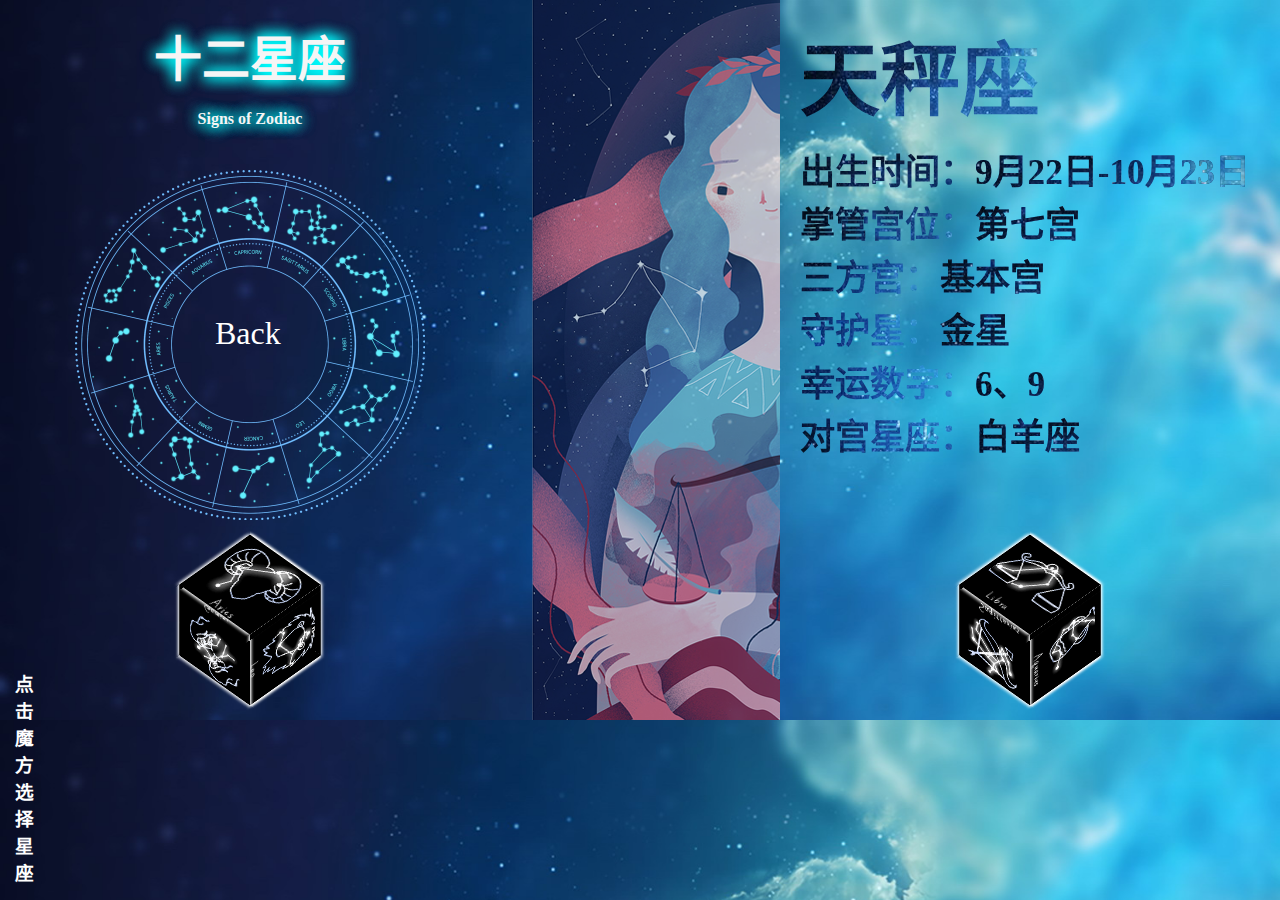
<file: page2.html>
<!DOCTYPE html>

<html lang="zh-CN">

<head>
    <link rel="icon" href="picture/favicon.ico" type="image/x-icon">
    <meta charset="utf-8">
    <title>我的个人网站</title>
    <script src="page2.js"></script>
    <link
    href="page2.css"
    rel="stylesheet"
    />
</head>
<body id="background">
    <aside id="leftpart">
        <div id="lefttext">
         <h1>十二星座</h1>
         <h2>Signs of Zodiac</h2>
         <h3>点击魔方选择星座</h3>
         <a href="index.html" id="backtext">Back</a>
         <div id="back">
         </div>
     </div>
     <div class="box">
        <ul>
            <img src="picture/白羊座.png" id="白羊">
            <img src="picture/金牛座.png" id="金牛">
            <img src="picture/双子座.png" id="双子">
            <img src="picture/巨蟹座.png" id="巨蟹">
            <img src="picture/狮子座.png" id="狮子">
            <img src="picture/处女座.png" id="处女">
        </ul>
    </div>

</aside>
<article id="imgebackground">
</article>
<right id ="rightpart">
 <div id="righttext">
    <h1>天秤座</h1>
    <div id="detail">
        出生时间：<h2>9月22日-10月23日</h2><br>
        掌管宫位：<h2>第七宫</h2><br>
        三方宫：<h2>基本宫</h2><br>
        守护星：<h2>金星</h2><br>
        幸运数字：<h2>6、9</h2><br>
        对宫星座：<h2>白羊座</h2>
    </div>
</div>
<div class="box">
    <ul>
        <img src="picture/天秤座.png" id="天秤">
        <img src="picture/天蝎座.png" id="天蝎">
        <img src="picture/射手座.png" id="射手">
        <img src="picture/摩羯座.png" id="摩羯">
        <img src="picture/水瓶座.png" id="水瓶">
        <img src="picture/双鱼座.png" id="双鱼">
    </ul>
</div>
</right>


</body>


</html>
</file>
<file: page2.css>
*{
  margin: 0;
  padding: 0;
}

a{
  text-decoration: none;
}
html{
    overflow-x:hidden;
　　overflow-y:hidden;
}

*,body,html{ 
     -moz-user-select: none; /*火狐*//*选中文字时避免出现蓝色背景*/
      -webkit-user-select: none; /*webkit浏览器*//*选中文字时避免出现蓝色背景*/
      -ms-user-select: none; /*IE10*//*选中文字时避免出现蓝色背景*/
      user-select: none;/*选中文字时避免出现蓝色背景*/

}

h3{
  width: 10px;
  color: white;
  position: absolute;
  bottom: 15px;
  left: 15px;
}
body{
  background: url(picture/17.jpg);
  display: flex;
  flex-direction: row;
  width: 100%;
  height: 720px;
  background-size: cover;
}

aside{
  width: 500px;
  display: flex;
  flex-direction: column;


}

article{
  flex: 1;
  background: url(picture/天秤.png);
  opacity: 0.7;
}


right{
  width: 500px;
  position: relative;
  right: 0;
  display: flex;  
  flex-direction: column;
}

#lefttext ,#righttext{
  flex: 1;
  width: 100%;

}
#righttext{
  margin: 0px 0px 0px 20px;
  width: 100%;
  color: rgba(0, 0, 0, 1);
  font-family: KaiTi
}
#righttext h1{
  position: relative;
  top: 15px;
  font-size: 500%;
  background: url(picture/星空字体.png);
  color: transparent;
  -webkit-background-clip: text;

}
#detail{
  font-size: 220%;
  margin: 30px 0 0 0;
  line-height: 35px;
  font-weight: 800;
  background: url(picture/星空字体.png);
  color: transparent;
  -webkit-background-clip: text;


}
#righttext h2{
  display: inline;
  font-size: 100%;
  line-height: 53px;
  background: url(picture/星空字体.png);
  color: transparent;
  -webkit-background-clip: text;

 

}

#lefttext h1{
  text-align: center;
  font-size: 300%;
  color: whitesmoke;
  text-shadow: 0px 0px 15px #00FFFF,0px 0px 15px #00FFFF,0px 0px 15px #00FFFF;
  margin: 20px 0px 0px 0px;
}

#lefttext h2{
  text-align: center;
  font-size: 100%;
  color: whitesmoke;
  text-shadow: 0px 0px 15px #00FFFF,0px 0px 15px #00FFFF,0px 0px 15px #00FFFF;
  margin: 20px 0px 0px 0px;
}

#back{
  width: 350px;
  height: 350px;
  position:relative;
  background: url(picture/轮盘.png);
  left: 75px;
  transform-style: preserve-3d;
  animation: revolve 20s infinite linear;
  animation-play-state: paused;
  top: 42px;
}

@keyframes revolve{
  from{transform:  rotateZ(0deg);
  }
  to{transform: rotateZ(360deg);
  }
}


 #backtext{
  color: white;
  font-size: 200%;
  width:100px;
  position: absolute;
  top:315px ;
  z-index: 1;
  left: 215px;
}
 
 #backtext:hover{
   font-size: 250%;
   text-shadow: 0px 0px 15px #00FFFF,0px 0px 15px #00FFFF,0px 0px 15px #00FFFF;
   left: 210px;
   top: 310px;
 }


 #backtext:hover + #back{
    animation-play-state: running;
}

.box{
  width: 100%;
  height: 200px;
  transform-style: preserve-3d;
  position: relative;
  bottom: 0;

}

ul{
  width: 100px;
  height: 100px;
  transform-style: preserve-3d;
  transform: rotateX(45deg) rotateY(0deg) rotateZ(45deg);
  position: relative;
  animation: run 50s infinite linear;
  left: 200px;
  top: 50px;
} 


@keyframes run{
  from{transform: rotateX(45deg) rotateY(0deg) rotateZ(45deg);
  }
  to{transform: rotateX(405deg) rotateY(360deg) rotateZ(405deg);
  }
}

ul img{
  width: 100px;
  height: 100px;
  text-align: center;
  position: absolute;
  list-style: none;
  box-shadow: 0px 0px 5px white,0px 0px 5px white,0px 0px 5px white;
  cursor:pointer 

}

ul img:nth-child(1){
  background: rgba(0, 0, 0, 1);
  transform:  translateZ(50px);


}

ul img:nth-child(2){
  background: pink;
  transform: rotateX(90deg) translateZ(50px) ;

}


ul img:nth-child(3){
  background: rgba(250, 170, 52, 1);
  transform: rotateX(90deg) translateZ(-50px) ;

}


ul img:nth-child(4){
  background: yellow;
  transform:  translateZ(-50px);
}

ul img:nth-child(5){
  background: rgba(125, 86, 0, 1);
  transform: rotateY(90deg) translateZ(50px);
}

ul img:nth-child(6){
  background: purple;
  transform: rotateY(90deg) translateZ(-50px);
}
</file>
